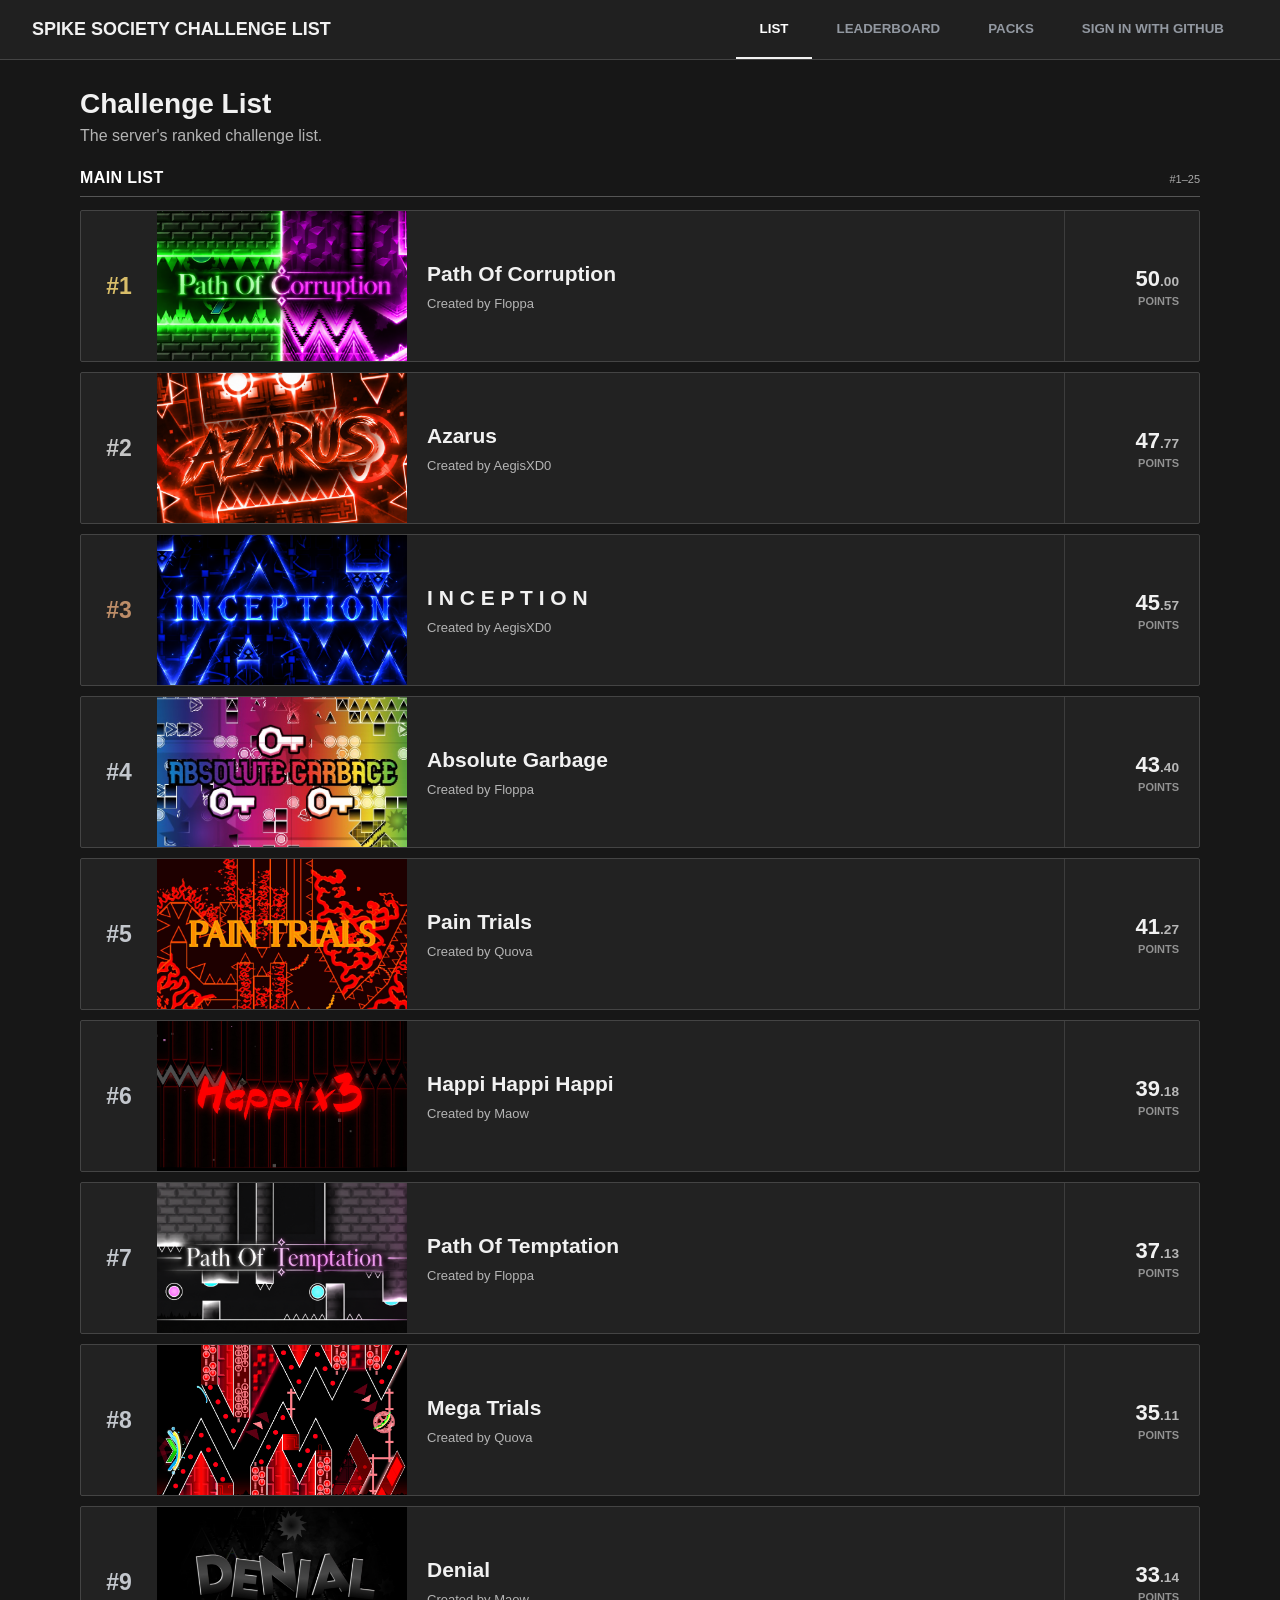
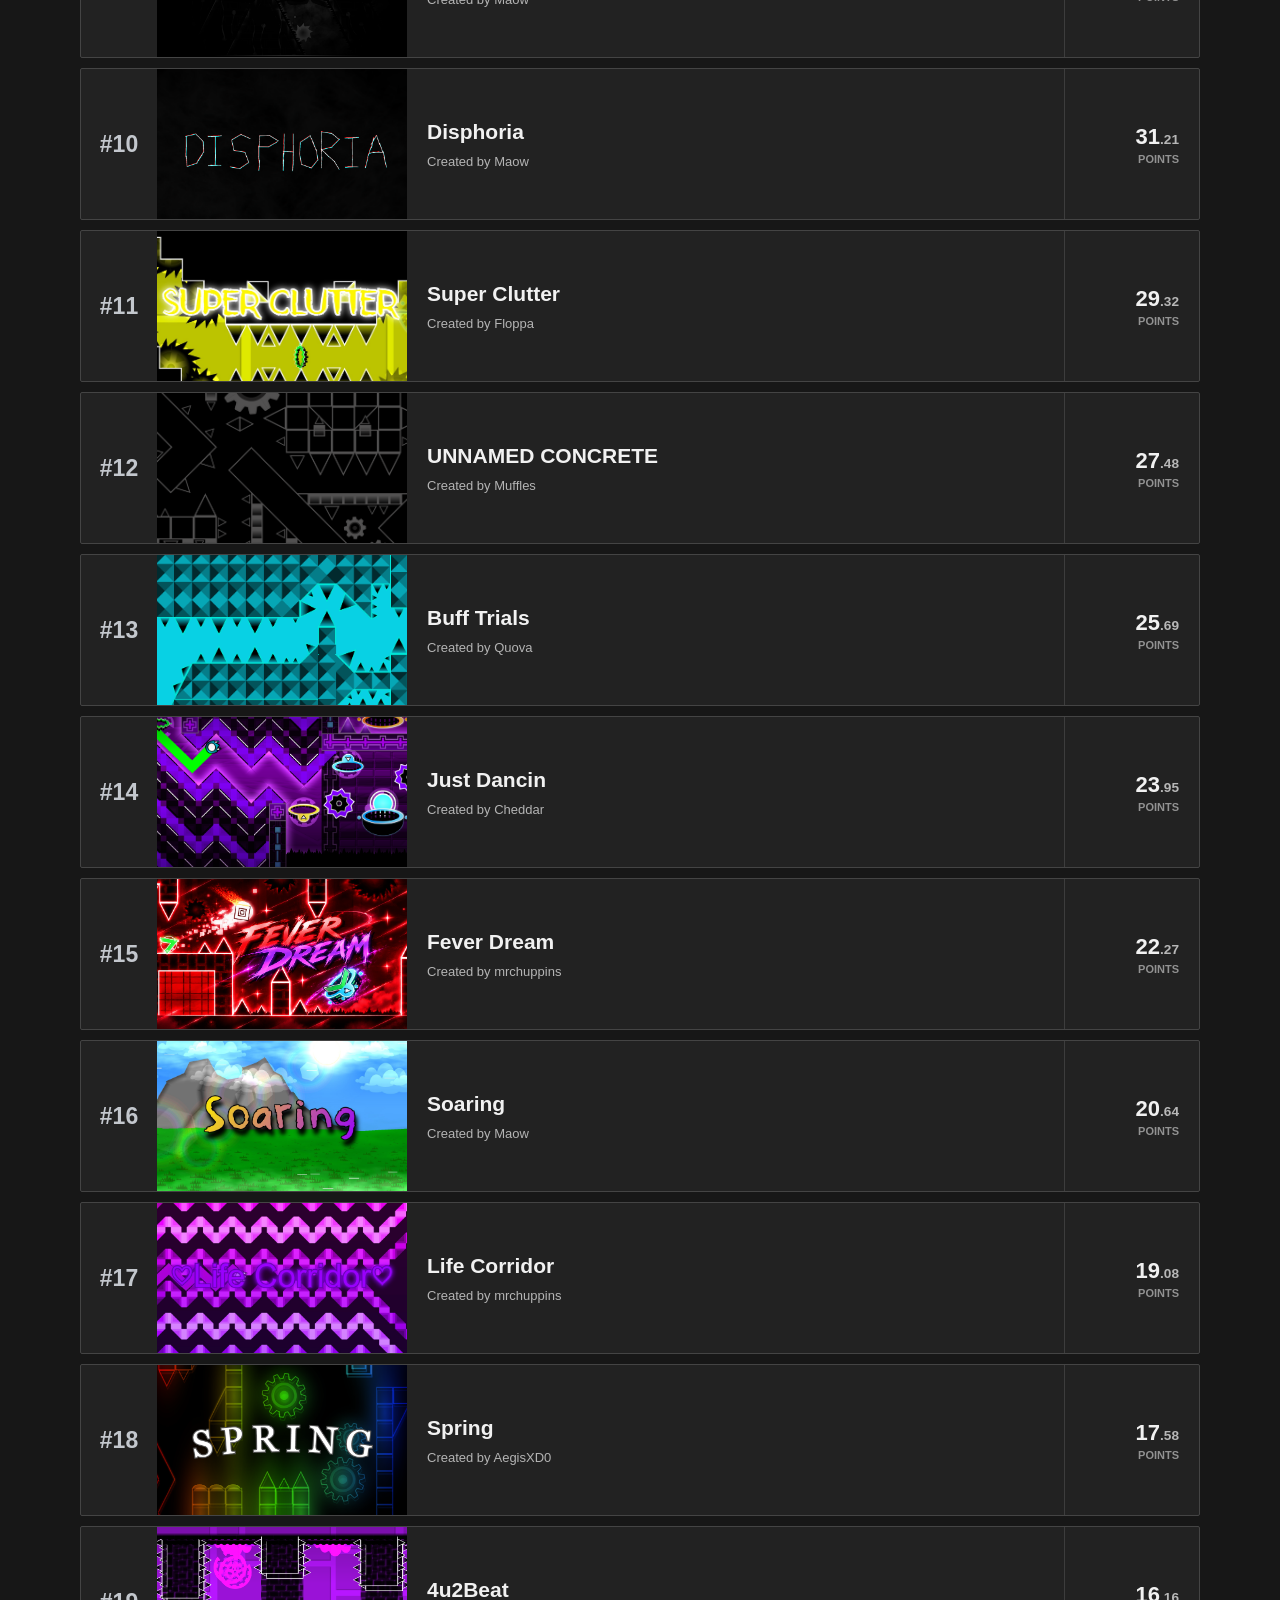
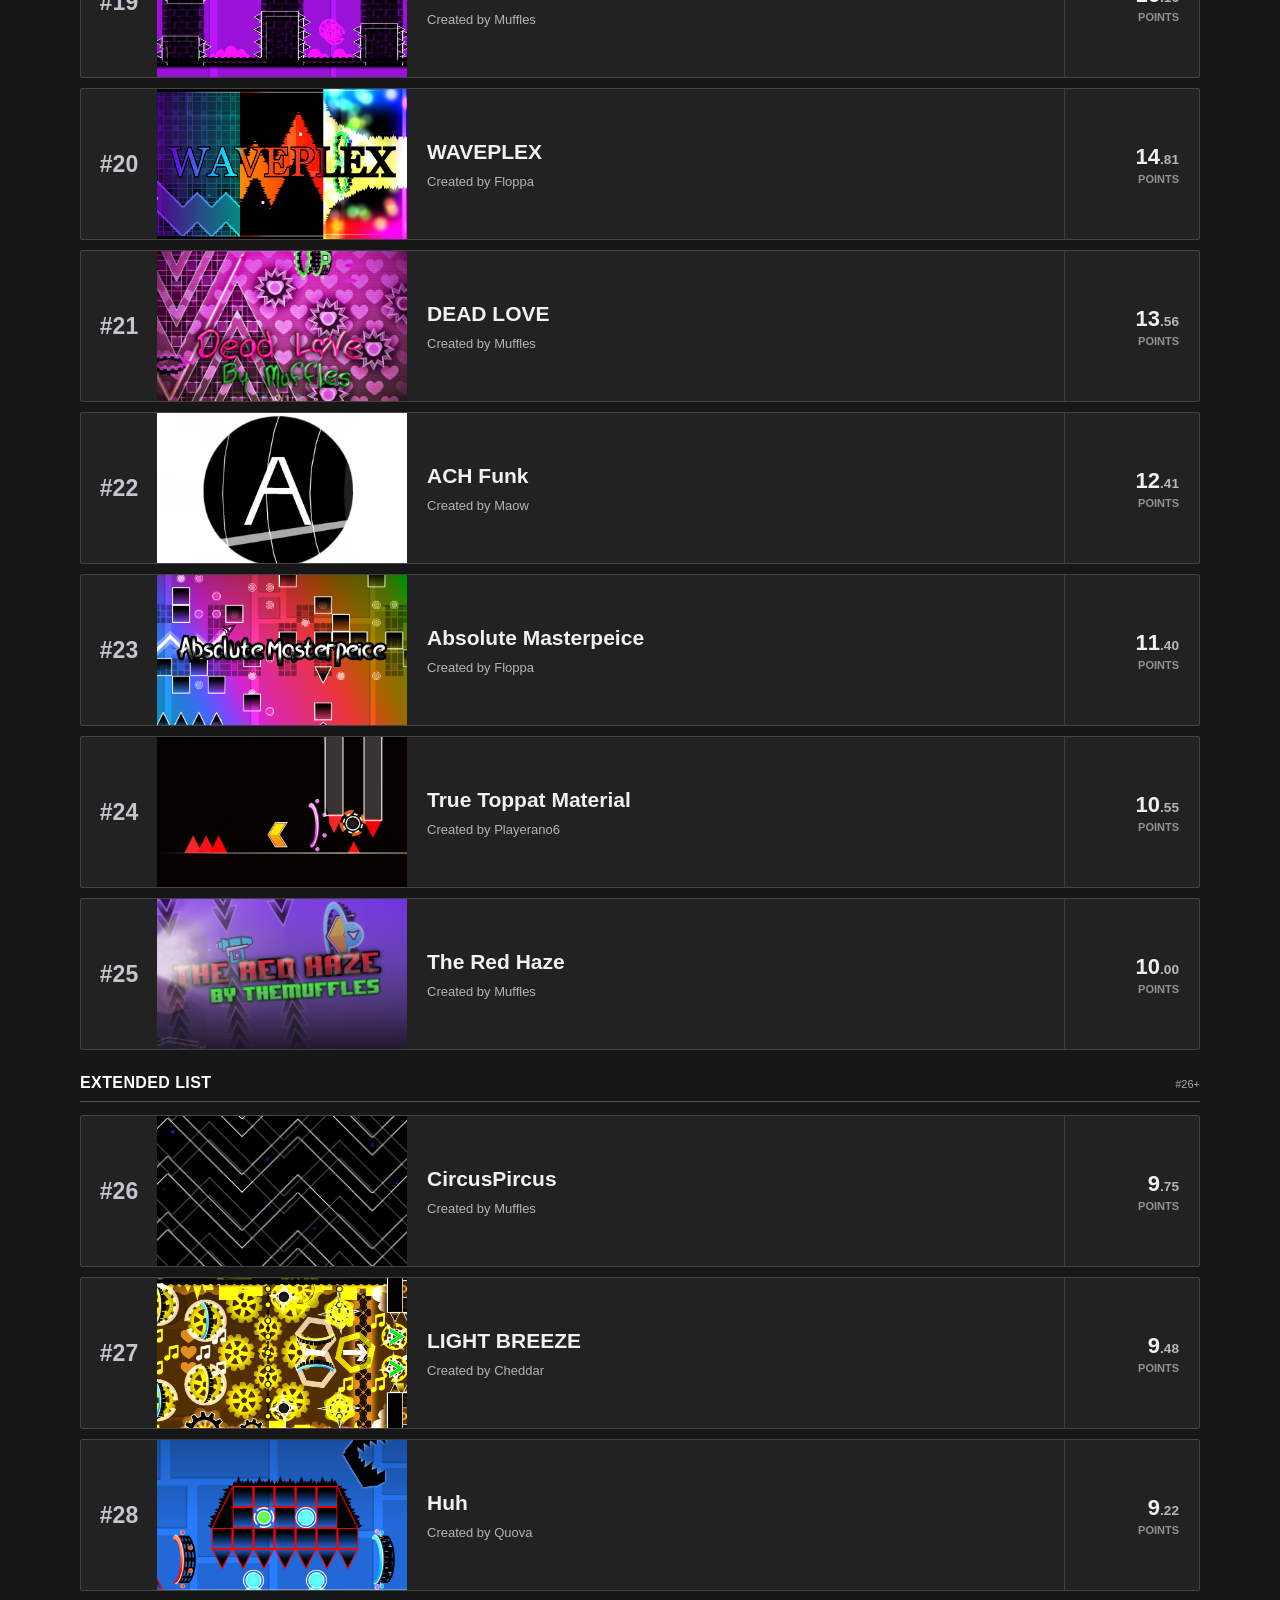
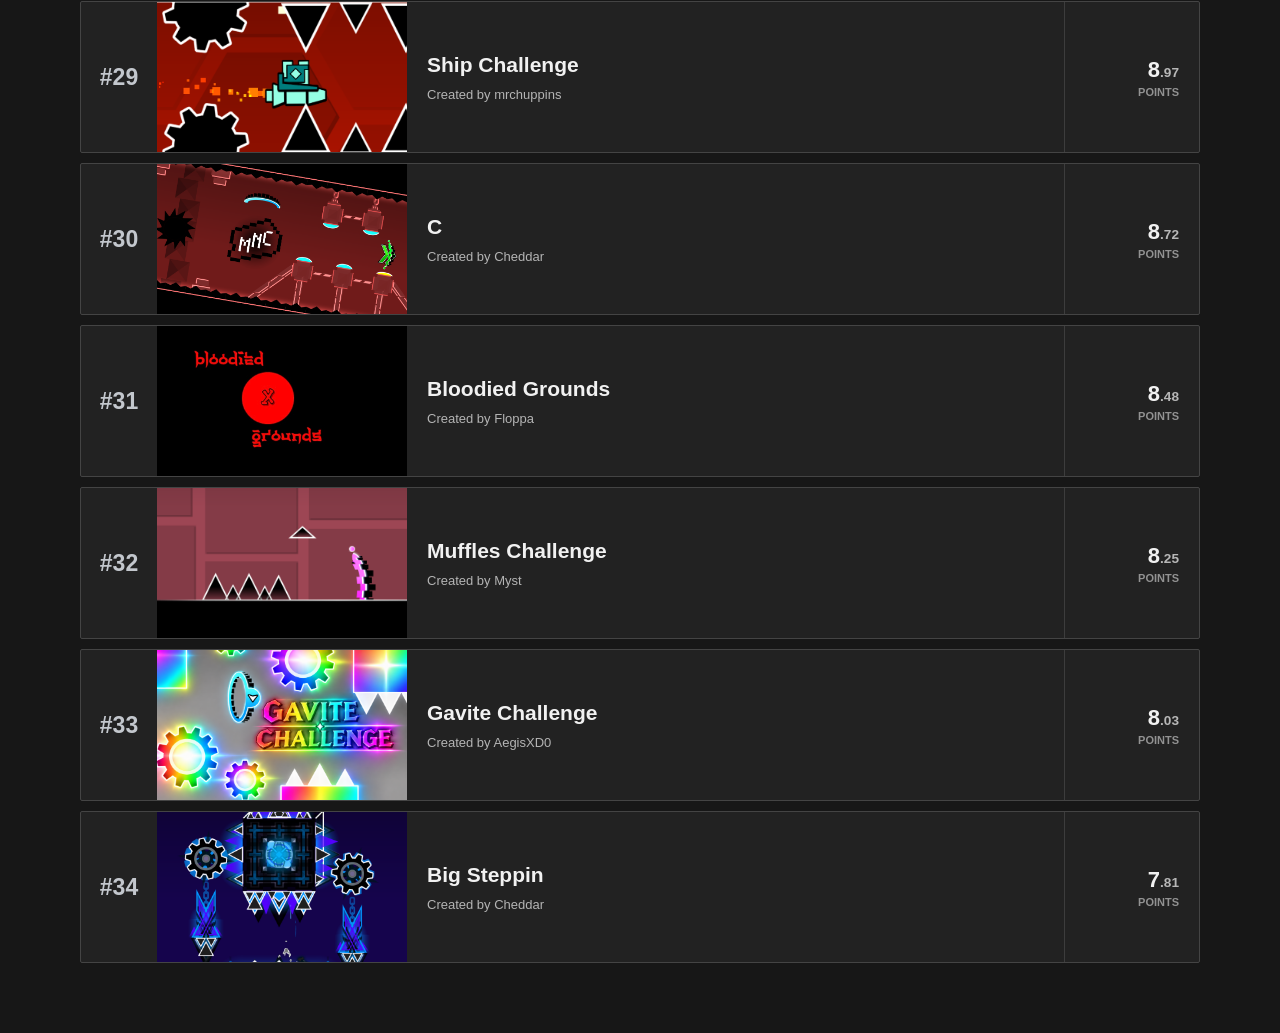
<file: index.html>
<!DOCTYPE html>
<html lang="en">
<head>
  <meta charset="UTF-8">
  <meta name="viewport" content="width=device-width, initial-scale=1.0">
  <title>Spike Society Challenge List</title>
  <link rel="stylesheet" href="style.css">
</head>
<body>
<header class="topbar">
  <div class="brand">SPIKE SOCIETY CHALLENGE LIST</div>
  <nav class="tabs">
    <button class="nav-button active" data-page="list">LIST</button>
    <button class="nav-button" data-page="leaderboard">LEADERBOARD</button>
    <button class="nav-button" data-page="packs">PACKS</button>
    <span id="auth-nav-slot" class="auth-nav-slot"></span>
  </nav>
</header>
<main>
  <section id="list-page" class="page active-page">
    <div class="page-header">
      <h1>Challenge List</h1>
      <p>The server's ranked challenge list.</p>
    </div>
    <div id="level-list"></div>
  </section>
  <section id="leaderboard-page" class="page">
    <div class="page-header">
      <h1>Leaderboard</h1>
      <p>Points are calculated automatically from completed challenges.</p>
    </div>
    <div id="player-list" class="leaderboard"></div>
  </section>
  <section id="packs-page" class="page">
    <div class="page-header"><h1>Challenge Packs</h1><p>Collections of ranked challenges.</p></div>
    <div id="pack-list" class="pack-list"></div>
  </section>
</main>
<script src="auth.js"></script>
<script src="points.js"></script>
<script src="script.js"></script>
</body>
</html>
</file>
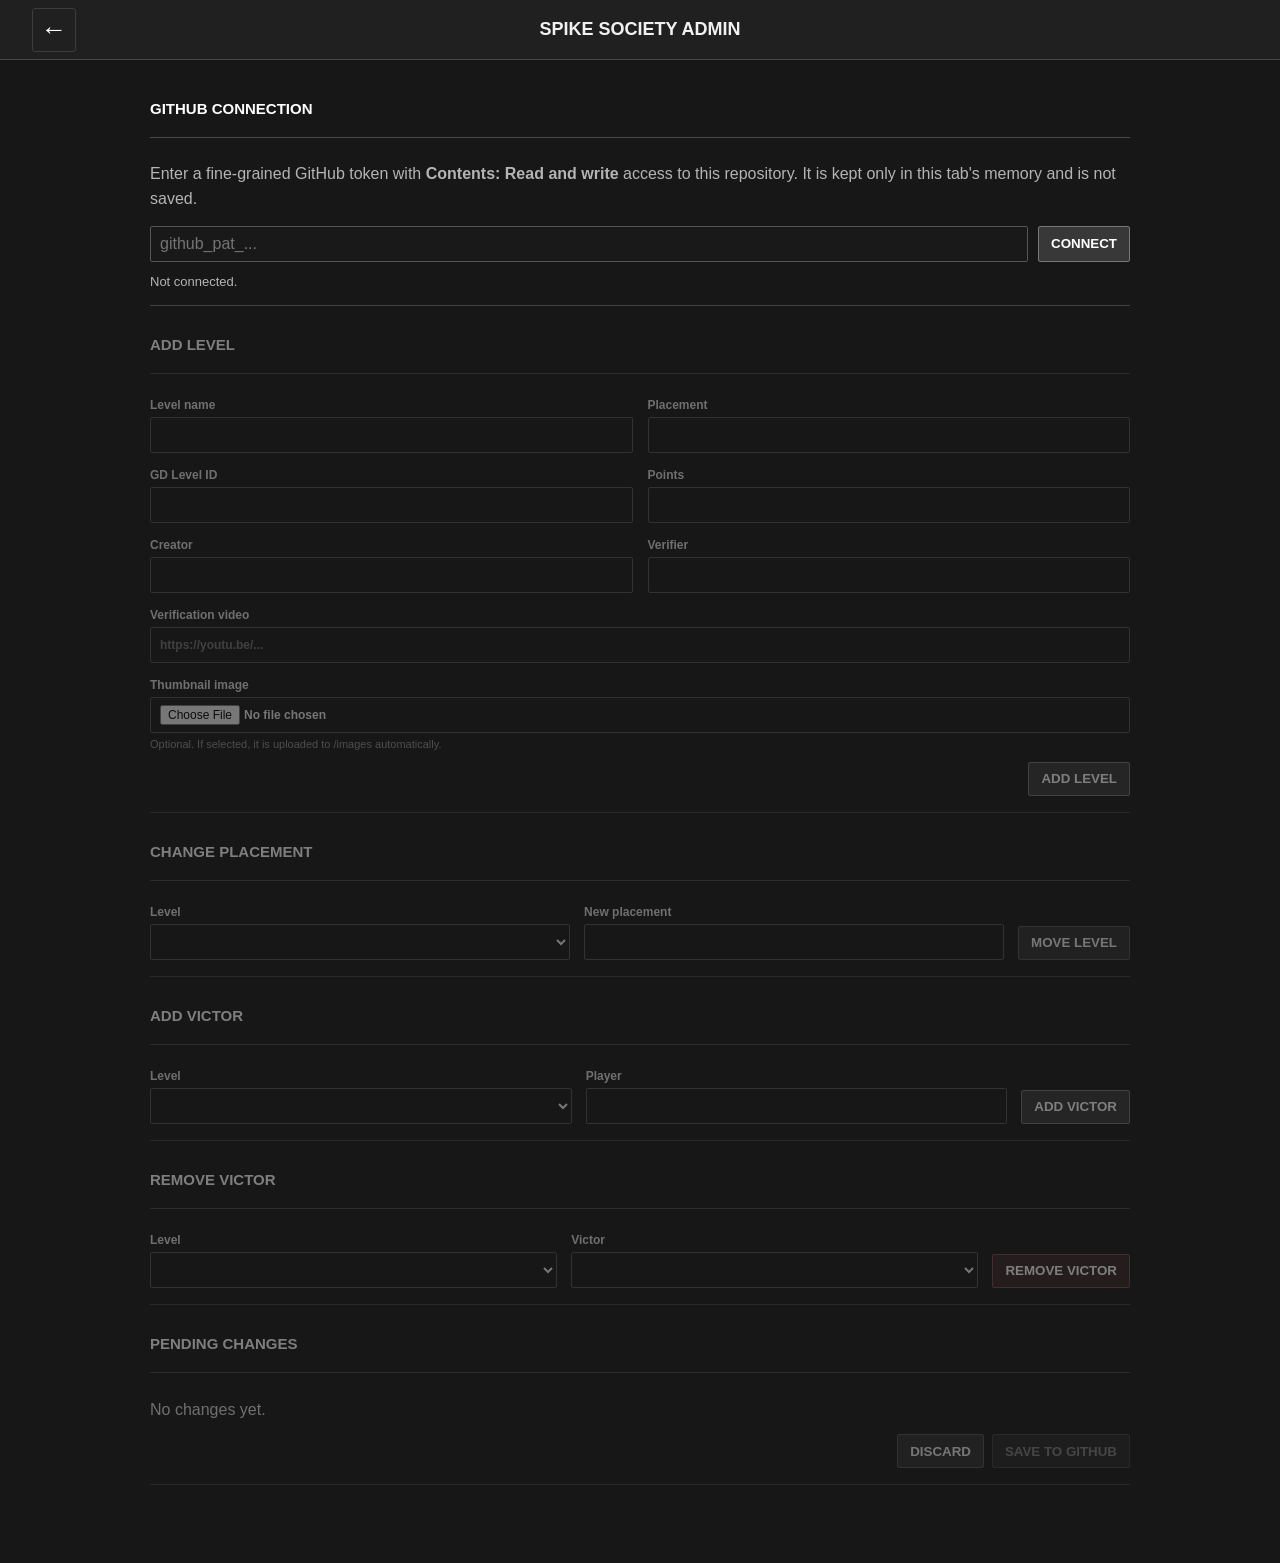
<file: admin.html>
<!DOCTYPE html>
<html lang="en">
<head>
  <meta charset="UTF-8">
  <meta name="viewport" content="width=device-width, initial-scale=1.0">
  <title>Admin - Spike Society Challenge List</title>
  <link rel="stylesheet" href="style.css">
  <link rel="stylesheet" href="admin.css">
</head>
<body>
<header class="topbar">
  <a class="back-arrow" href="index.html" aria-label="Back to list">←</a>
  <div class="brand detail-brand">SPIKE SOCIETY ADMIN</div>
  <div class="header-spacer"></div>
</header>

<main class="admin-main">
  <section class="admin-panel auth-panel">
    <div class="panel-title">GITHUB CONNECTION</div>
    <div class="admin-panel-body">
      <p class="admin-help">Enter a fine-grained GitHub token with <strong>Contents: Read and write</strong> access to this repository. It is kept only in this tab's memory and is not saved.</p>
      <div class="admin-inline">
        <input id="github-token" type="password" autocomplete="off" placeholder="github_pat_...">
        <button id="connect-button" class="admin-button primary">CONNECT</button>
      </div>
      <div id="connection-status" class="admin-status muted">Not connected.</div>
    </div>
  </section>

  <div id="admin-workspace" class="admin-workspace disabled-workspace">
    <section class="admin-panel">
      <div class="panel-title">ADD LEVEL</div>
      <form id="add-level-form" class="admin-panel-body admin-form">
        <div class="form-grid">
          <label>Level name<input id="level-name" required></label>
          <label>Placement<input id="level-rank" type="number" min="1" required></label>
          <label>GD Level ID<input id="level-gd-id" type="number" min="1" required></label>
          <label>Points<input id="level-points" type="number" min="0" required></label>
          <label>Creator<input id="level-creator" required></label>
          <label>Verifier<input id="level-verifier" required></label>
          <label class="wide-field">Verification video<input id="level-video" type="url" placeholder="https://youtu.be/..."></label>
          <label class="wide-field">Thumbnail image
            <input id="level-image-file" type="file" accept="image/png,image/jpeg,image/webp">
            <span class="field-note">Optional. If selected, it is uploaded to /images automatically.</span>
          </label>
        </div>
        <div class="admin-actions">
          <button type="submit" class="admin-button primary">ADD LEVEL</button>
        </div>
      </form>
    </section>

    <section class="admin-panel">
      <div class="panel-title">CHANGE PLACEMENT</div>
      <form id="move-level-form" class="admin-panel-body admin-form compact-form">
        <label>Level<select id="move-level-select" required></select></label>
        <label>New placement<input id="move-level-rank" type="number" min="1" required></label>
        <button type="submit" class="admin-button">MOVE LEVEL</button>
      </form>
    </section>

    <section class="admin-panel">
      <div class="panel-title">ADD VICTOR</div>
      <form id="add-victor-form" class="admin-panel-body admin-form compact-form">
        <label>Level<select id="victor-level-select" required></select></label>
        <label>Player<input id="victor-player" list="player-options" required></label>
        <datalist id="player-options"></datalist>
        <button type="submit" class="admin-button primary">ADD VICTOR</button>
      </form>
    </section>

    <section class="admin-panel">
      <div class="panel-title">REMOVE VICTOR</div>
      <form id="remove-victor-form" class="admin-panel-body admin-form compact-form">
        <label>Level<select id="remove-victor-level-select" required></select></label>
        <label>Victor<select id="remove-victor-player-select" required></select></label>
        <button type="submit" class="admin-button danger">REMOVE VICTOR</button>
      </form>
    </section>

    <section class="admin-panel pending-panel">
      <div class="panel-title">PENDING CHANGES</div>
      <div class="admin-panel-body">
        <div id="pending-summary" class="pending-summary">No changes yet.</div>
        <div id="save-status" class="admin-status muted"></div>
        <div class="admin-actions">
          <button id="discard-button" class="admin-button">DISCARD</button>
          <button id="save-button" class="admin-button primary" disabled>SAVE TO GITHUB</button>
        </div>
      </div>
    </section>
  </div>
</main>
<script src="admin.js"></script>
</body>
</html>
</file>
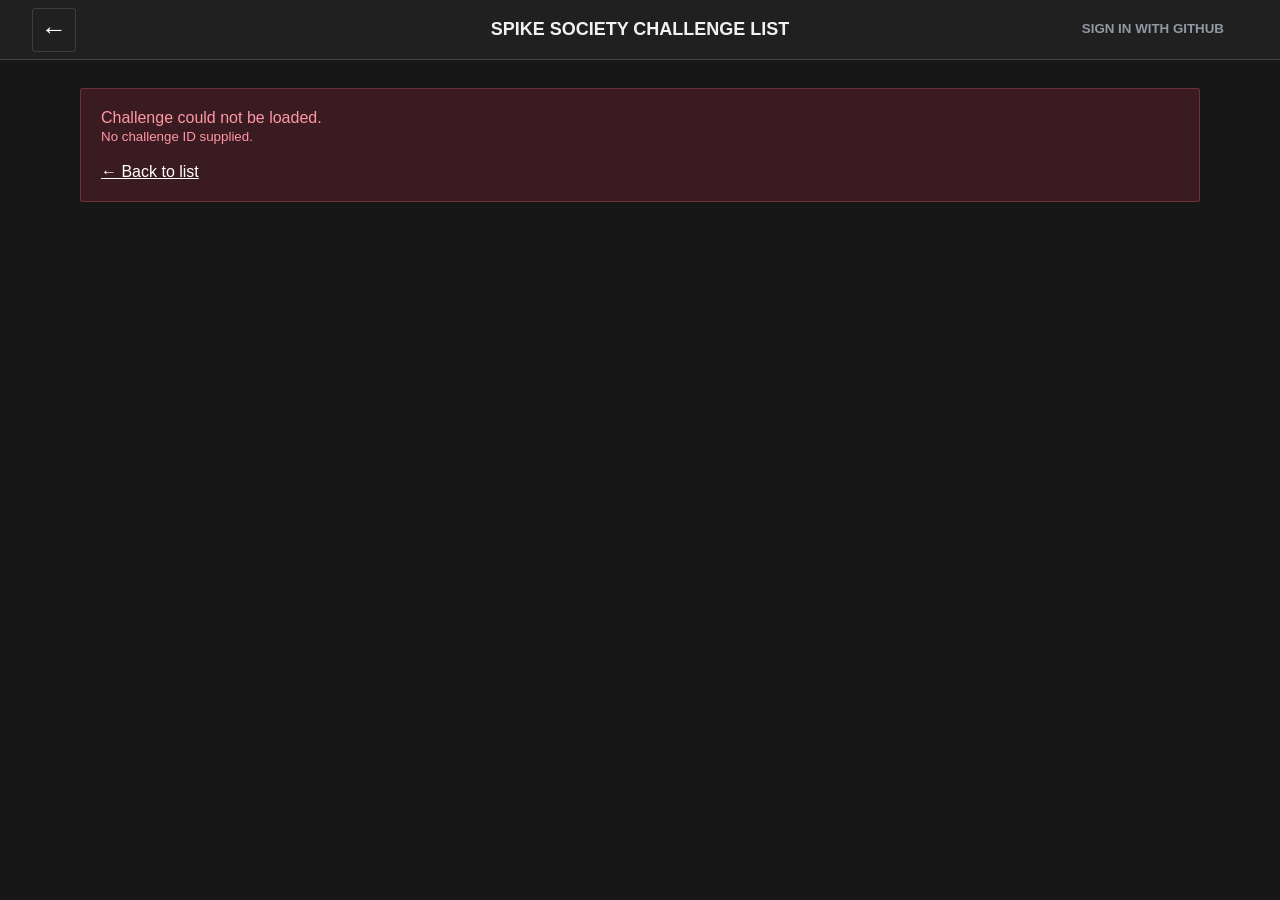
<file: level.html>
<!DOCTYPE html>
<html lang="en">
<head>
  <meta charset="UTF-8">
  <meta name="viewport" content="width=device-width, initial-scale=1.0">
  <title>Challenge</title>
  <link rel="stylesheet" href="style.css">
</head>
<body>
<header class="topbar">
  <a class="back-arrow" href="index.html" aria-label="Back to challenge list">←</a>
  <div class="brand detail-brand">SPIKE SOCIETY CHALLENGE LIST</div>
  <nav class="tabs"><span id="auth-nav-slot" class="auth-nav-slot"></span></nav>
</header>
<main>
  <div id="level-page">
    <div class="loading-message">Loading challenge...</div>
  </div>
</main>
<script src="auth.js?v=sscl-20261024-fix"></script>
<script>
  // Show an actionable error instead of leaving the loading screen forever.
  window.addEventListener("error", function (event) {
    const container = document.getElementById("level-page");
    if (container && container.textContent.includes("Loading challenge")) {
      container.innerHTML = '<div class="error-message">Challenge script failed to load or run. Refresh the page or check the browser console.<br><a href="index.html">← Back to list</a></div>';
    }
  });
  window.setTimeout(function () {
    const container = document.getElementById("level-page");
    if (container && container.textContent.includes("Loading challenge")) {
      container.innerHTML = '<div class="error-message">Challenge loading timed out. Check that level.js and data/levels.json are published on GitHub Pages.<br><a href="index.html">← Back to list</a></div>';
    }
  }, 15000);
</script>
<script src="points.js"></script>
<script src="level.js?v=sscl-20261024-fix" onerror="document.getElementById('level-page').textContent='Unable to load level.js from the website. Check GitHub Pages deployment.'"></script>
</body>
</html>
</file>
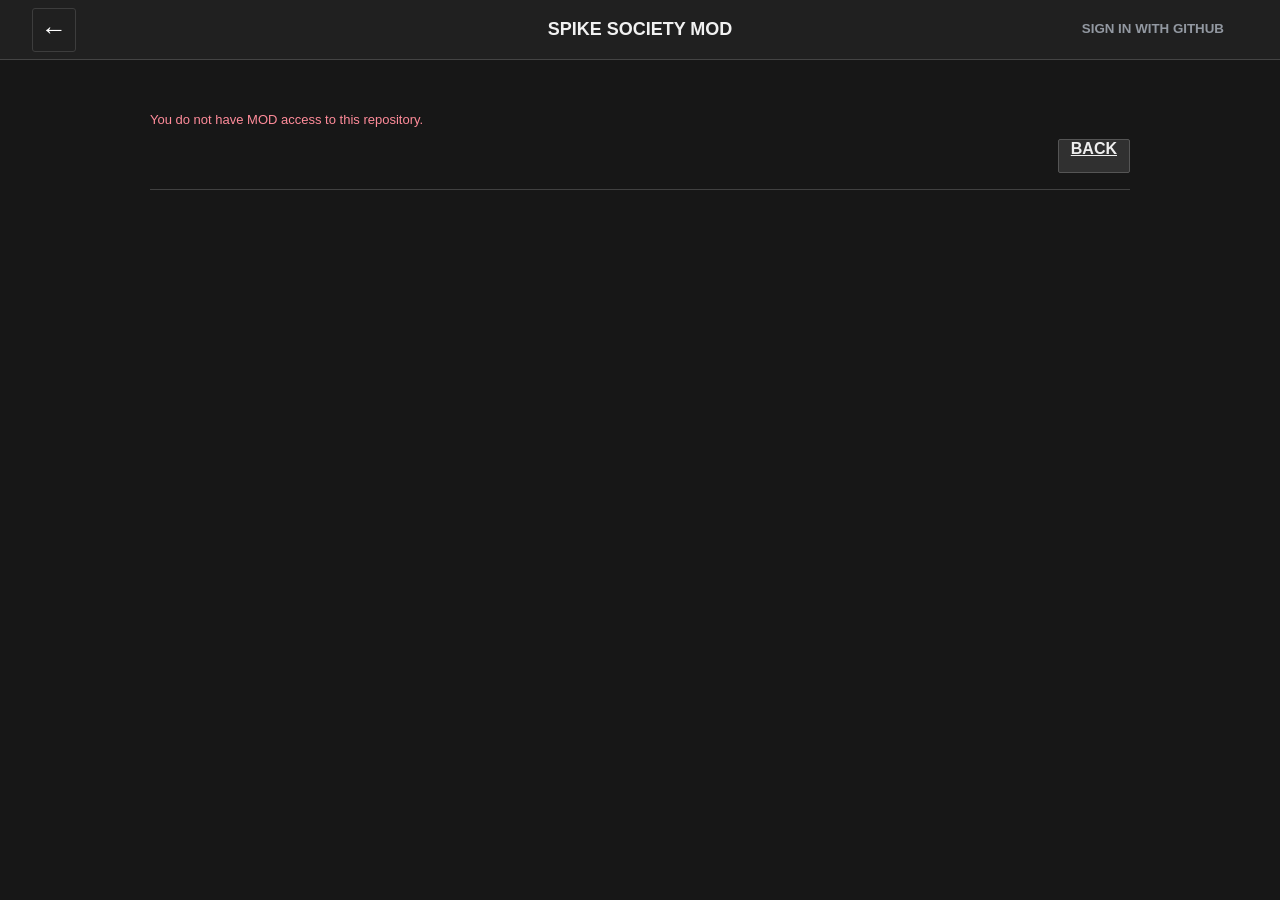
<file: mod.html>
<!DOCTYPE html>
<html lang="en">
<head>
  <meta charset="UTF-8">
  <meta name="viewport" content="width=device-width, initial-scale=1.0">
  <title>MOD - Spike Society Challenge List</title>
  <link rel="stylesheet" href="style.css">
  <link rel="stylesheet" href="admin.css">
</head>
<body>
<header class="topbar">
  <a class="back-arrow" href="index.html" aria-label="Back to list">←</a>
  <div class="brand detail-brand">SPIKE SOCIETY MOD</div>
  <nav class="tabs"><span id="auth-nav-slot" class="auth-nav-slot"></span></nav>
</header>

<main class="admin-main">
  <section id="mod-loading" class="admin-panel">
    <div class="admin-panel-body"><div class="admin-status muted">Checking GitHub permission…</div></div>
  </section>

  <div id="admin-workspace" class="admin-workspace disabled-workspace" hidden>
<nav class="mod-jump-nav" aria-label="MOD tools"><a href="#mod-levels">Levels</a><a href="#mod-victors">Victors</a><a href="#mod-packs">Packs</a><a href="#mod-save">Save changes</a></nav>
<div class="mod-tool-group" id="mod-levels"><div class="mod-group-heading"><h2>LEVEL MANAGEMENT</h2><p>Create levels, change placements, and rename challenges. Points are calculated automatically from rank.</p></div>
    <section class="admin-panel">
      <div class="panel-title">ADD LEVEL</div>
      <form id="add-level-form" class="admin-panel-body admin-form">
        <div class="form-grid">
          <label>Level name<input id="level-name" required></label>
          <label>Placement<input id="level-rank" type="number" min="1" required></label>
          <label>GD Level ID<input id="level-gd-id" type="number" min="1" required></label>

          <label>Creator<input id="level-creator" required></label>
          <label>Verifier<input id="level-verifier" required></label>
          <label class="wide-field">Verification video<input id="level-video" type="url" placeholder="https://youtu.be/..."></label>
          <label class="wide-field">Thumbnail image
            <input id="level-image-file" type="file" accept="image/png,image/jpeg,image/webp">
            <span class="field-note">Optional. If selected, it is uploaded to /images automatically.</span>
          </label>
        </div>
        <div class="admin-actions"><button type="submit" class="admin-button primary">ADD LEVEL</button></div>
      </form>
    </section>

    <section class="admin-panel">
      <div class="panel-title">EDIT LEVEL / CHANGE PLACEMENT</div>
      <form id="move-level-form" class="admin-panel-body admin-form compact-form">
        <label>Level<select id="move-level-select" required></select></label>
        <label>New placement<input id="move-level-rank" type="number" min="1" required></label>
        <label>Level name<input id="move-level-name" maxlength="100" required></label>
        <button type="submit" class="admin-button">UPDATE LEVEL</button>
      </form>
    </section>

</div>
<div class="mod-tool-group" id="mod-victors"><div class="mod-group-heading"><h2>VICTOR MANAGEMENT</h2><p>Manage players who have completed challenges.</p></div>
    <section class="admin-panel">
      <div class="panel-title">ADD VICTOR</div>
      <form id="add-victor-form" class="admin-panel-body admin-form compact-form">
        <label>Level<select id="victor-level-select" required></select></label>
        <label>Player<input id="victor-player" list="player-options" required></label>
        <datalist id="player-options"></datalist>
        <button type="submit" class="admin-button primary">ADD VICTOR</button>
      </form>
    </section>

    <section class="admin-panel">
      <div class="panel-title">REMOVE VICTOR</div>
      <form id="remove-victor-form" class="admin-panel-body admin-form compact-form">
        <label>Level<select id="remove-victor-level-select" required></select></label>
        <label>Victor<select id="remove-victor-player-select" required></select></label>
        <button type="submit" class="admin-button danger">REMOVE VICTOR</button>
      </form>
    </section>

</div>
<div class="mod-tool-group" id="mod-packs"><div class="mod-group-heading"><h2>PACK MANAGEMENT</h2><p>Create, customize, and order challenge packs.</p></div>
    <section class="admin-panel"><div class="panel-title">CREATE PACK</div><form id="create-pack-form" class="admin-panel-body admin-form"><div class="form-grid"><label>Pack name<input id="pack-name" required maxlength="80"></label><label>Pack placement<input id="pack-placement" type="number" min="1" required></label><label>Pack color<input id="pack-color" type="color" value="#55aaff"></label><label>Optional gradient end color<input id="pack-gradient" type="color" value="#171a1f"></label><label class="wide-field"><span><input id="pack-use-gradient" type="checkbox" style="width:auto;min-height:auto"> Enable custom gradient</span></label></div><div class="admin-actions"><button type="submit" class="admin-button primary">CREATE PACK</button></div></form></section>
    <section class="admin-panel"><div class="panel-title">MANAGE PACKS</div><div class="admin-panel-body admin-form"><form id="move-pack-form" class="compact-form"><label>Pack<select id="manage-pack-select" required></select></label><label>New placement<input id="pack-new-placement" type="number" min="1" required></label><button type="submit" class="admin-button">MOVE PACK</button></form><form id="edit-pack-form" class="form-grid" style="margin-top:18px"><label>Rename pack<input id="edit-pack-name" required></label><label>Color<input id="edit-pack-color" type="color"></label><label>Gradient end color<input id="edit-pack-gradient" type="color"></label><label><span><input id="edit-pack-use-gradient" type="checkbox" style="width:auto;min-height:auto"> Use gradient</span></label><div class="admin-actions wide-field"><button type="submit" class="admin-button">UPDATE PACK</button><button type="button" id="delete-pack-button" class="admin-button danger">DELETE PACK</button></div></form></div></section>
    <section class="admin-panel"><div class="panel-title">PACK LEVEL PLACEMENTS</div><div class="admin-panel-body admin-form"><form id="add-pack-level-form" class="compact-form"><label>Level<select id="pack-add-level" required></select></label><label>Placement in pack<input id="pack-add-placement" type="number" min="1" required></label><button type="submit" class="admin-button primary">ADD / MOVE LEVEL</button></form><form id="remove-pack-level-form" class="compact-form" style="margin-top:16px"><label>Level in pack<select id="pack-remove-level" required></select></label><span></span><button type="submit" class="admin-button danger">REMOVE LEVEL</button></form><p class="admin-help" style="margin-top:16px">Select a pack above, then add, move, or remove levels. A challenge can belong to multiple packs.</p></div></section>
</div>
    <section class="admin-panel pending-panel" id="mod-save">
      <div class="panel-title">PENDING CHANGES</div>
      <div class="admin-panel-body">
        <div id="pending-summary" class="pending-summary">No changes yet.</div>
        <div id="save-status" class="admin-status muted"></div>
        <div class="admin-actions">
          <button id="discard-button" class="admin-button">DISCARD</button>
          <button id="save-button" class="admin-button primary" disabled>SAVE TO GITHUB</button>
        </div>
      </div>
    </section>
  </div>
</main>
<script src="auth.js"></script>
<script src="points.js"></script>
<script src="mod.js"></script>
</body>
</html>
</file>
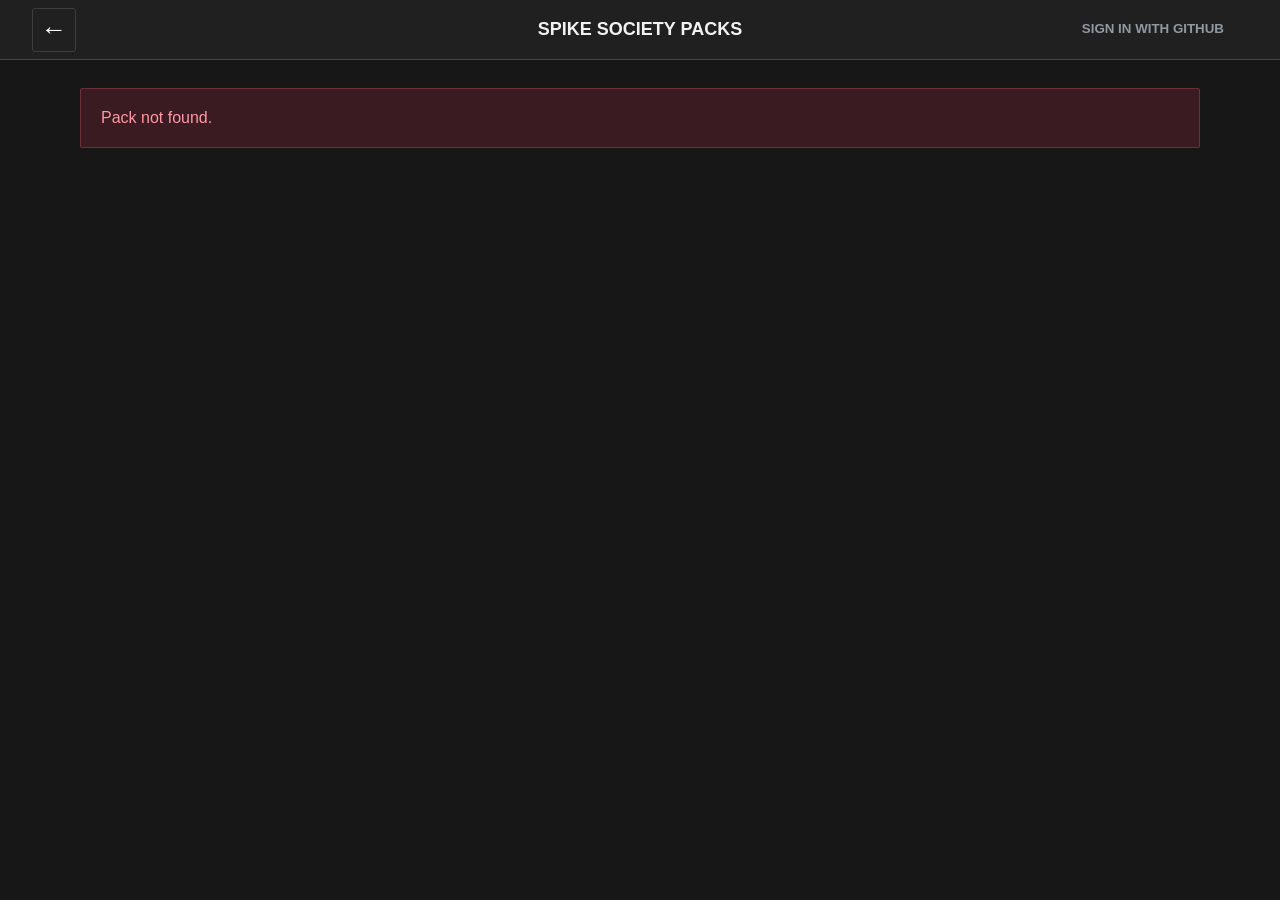
<file: pack.html>
<!DOCTYPE html><html lang="en"><head><meta charset="UTF-8"><meta name="viewport" content="width=device-width,initial-scale=1"><title>Pack - Spike Society</title><link rel="stylesheet" href="style.css"></head><body><header class="topbar"><a class="back-arrow" href="index.html#packs" aria-label="Back to packs">←</a><div class="brand detail-brand">SPIKE SOCIETY PACKS</div><nav class="tabs"><span id="auth-nav-slot" class="auth-nav-slot"></span></nav></header><main><div id="pack-detail" class="loading-message">Loading pack...</div></main><script src="auth.js"></script><script src="points.js"></script>
<script src="pack.js"></script></body></html>
</file>
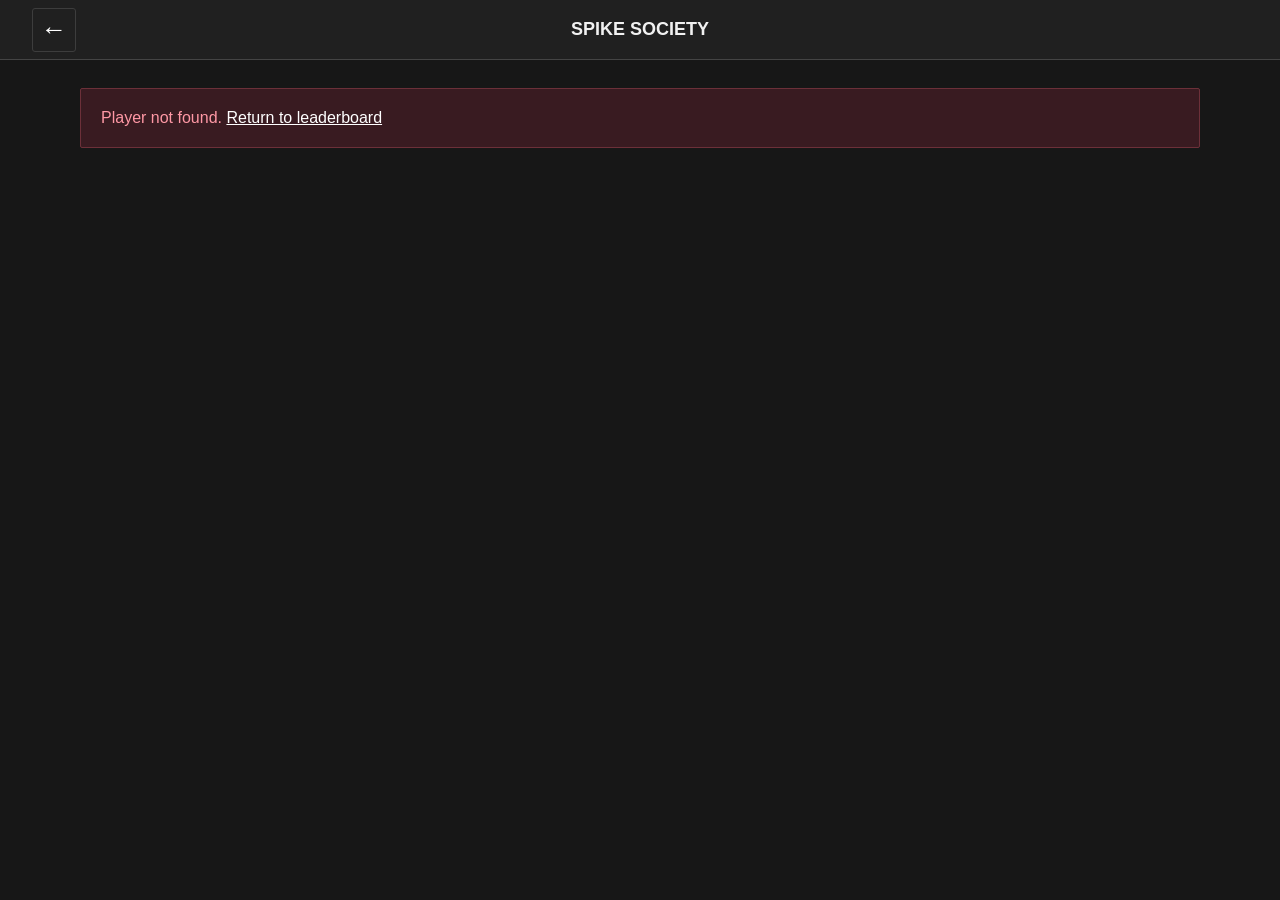
<file: player.html>
<!DOCTYPE html><html lang="en"><head><meta charset="UTF-8"><meta name="viewport" content="width=device-width,initial-scale=1"><title>Player • Spike Society</title><link rel="stylesheet" href="style.css"></head><body><header class="topbar"><a class="back-arrow" href="index.html#leaderboard" aria-label="Back to leaderboard">←</a><div class="brand detail-brand">SPIKE SOCIETY</div><div class="header-spacer"></div></header><main id="player-profile"><div class="loading-message">Loading player…</div></main><script src="points.js"></script>
<script src="player.js"></script></body></html>
</file>
<file: style.css>
*{box-sizing:border-box}
:root{--background:#0d0f12;--panel:#171a1f;--panel-hover:#1e2229;--panel-light:#20242b;--border:#2c323b;--border-light:#3a414c;--text:#f5f7fa;--muted:#979da7;--muted-dark:#6f7680;--blue:#55aaff;--gold:#ffda4b;--silver:#d5d9df;--bronze:#d68c52}
html{min-height:100%;background:var(--background)}
body{margin:0;min-height:100vh;color:var(--text);background:radial-gradient(circle at 50% -20%,#202735 0,transparent 42%),var(--background);font-family:Arial,Helvetica,sans-serif}
.topbar{height:68px;padding:0 32px;position:sticky;top:0;z-index:100;display:flex;align-items:center;justify-content:space-between;background:rgba(18,21,26,.97);border-bottom:1px solid var(--border);backdrop-filter:blur(10px)}
.brand{font-size:19px;font-weight:900;letter-spacing:1px}
.tabs{height:100%;display:flex}
.nav-button{height:100%;padding:0 24px;border:0;border-bottom:3px solid transparent;background:transparent;color:#9298a1;font-weight:800;cursor:pointer}
.nav-button:hover{color:#fff}.nav-button.active{color:#fff;border-bottom-color:var(--blue)}
main{width:min(1120px,calc(100% - 30px));margin:0 auto;padding:38px 0 60px}
.page{display:none}.page.active-page{display:block}
.page-header{margin:0 0 24px}.page-header h1{margin:0;font-size:32px}.page-header p{margin:7px 0 0;color:var(--muted)}

.level-card{min-height:150px;margin-bottom:10px;display:grid;grid-template-columns:76px 250px minmax(0,1fr) 135px;align-items:stretch;overflow:hidden;border:1px solid var(--border);border-radius:6px;background:var(--panel);color:inherit;text-decoration:none;transition:transform .12s ease,background .12s ease,border-color .12s ease}
.level-card.rank-1{background:linear-gradient(90deg,rgba(255,218,75,.30) 0%,rgba(255,218,75,.10) 38%,var(--panel) 85%)}
.level-card.rank-2{background:linear-gradient(90deg,rgba(213,217,223,.28) 0%,rgba(213,217,223,.09) 38%,var(--panel) 85%)}
.level-card.rank-3{background:linear-gradient(90deg,rgba(214,140,82,.30) 0%,rgba(214,140,82,.10) 38%,var(--panel) 85%)}
.level-card:hover{transform:translateX(3px);background:var(--panel-hover);border-color:var(--border-light)}
.level-rank{display:flex;align-items:center;justify-content:center;font-size:27px;font-weight:900;color:#c3c7cd}
.level-card.rank-1 .level-rank{color:var(--gold)}.level-card.rank-2 .level-rank{color:var(--silver)}.level-card.rank-3 .level-rank{color:var(--bronze)}
.level-image-wrap{width:250px;height:150px;background:#090a0c;overflow:hidden}
.level-image{width:100%;height:100%;display:block;object-fit:cover;object-position:center}
.level-info{min-width:0;padding:20px 24px;display:flex;flex-direction:column;justify-content:center}
.level-name{margin-bottom:10px;font-size:25px;font-weight:900;overflow-wrap:anywhere}
.level-creator{color:var(--muted);font-size:13px}
.level-side{padding:18px 20px;display:flex;align-items:center;justify-content:flex-end;border-left:1px solid var(--border)}
.level-points{text-align:right;color:var(--blue);font-size:26px;font-weight:900}
.level-points > .points-label{display:block;margin-top:3px;color:var(--muted-dark);font-size:10px;letter-spacing:1px}

.leaderboard{overflow:hidden;border:1px solid var(--border);border-radius:6px}
.player-card{min-height:76px;padding:0 24px;display:grid;grid-template-columns:78px 1fr auto;gap:12px;align-items:center;background:var(--panel);border-bottom:1px solid var(--border)}
.player-card:last-child{border-bottom:0}.player-card:hover{background:var(--panel-hover)}
.player-rank{font-size:22px;font-weight:900;color:#adb2ba}
.player-card:nth-child(1) .player-rank{color:var(--gold)}.player-card:nth-child(2) .player-rank{color:var(--silver)}.player-card:nth-child(3) .player-rank{color:var(--bronze)}
.player-name{font-size:19px;font-weight:800}.player-points{color:var(--blue);font-size:17px;font-weight:900}

.back-arrow{width:44px;height:44px;display:flex;align-items:center;justify-content:center;border:1px solid var(--border);border-radius:50%;color:white;background:var(--panel);text-decoration:none;font-size:26px;font-weight:700;transition:background .15s,transform .15s,border-color .15s}
.back-arrow:hover{background:var(--panel-light);border-color:var(--border-light);transform:translateX(-2px)}
.detail-brand{position:absolute;left:50%;transform:translateX(-50%)}.header-spacer{width:44px}

.detail-hero{min-height:160px;display:grid;grid-template-columns:80px 260px minmax(0,1fr) 135px;align-items:stretch;margin-bottom:14px;overflow:hidden;background:var(--panel);border:1px solid var(--border);border-radius:7px}
.detail-rank{display:flex;align-items:center;justify-content:center;font-size:31px;font-weight:900;color:#c3c7cd}
.detail-thumbnail-wrap{width:260px;height:160px;overflow:hidden;background:#08090b}.detail-thumbnail{width:100%;height:100%;display:block;object-fit:cover;object-position:center}
.detail-title-area{min-width:0;padding:24px 26px;display:flex;flex-direction:column;justify-content:center}.detail-title-area h1{margin:0;font-size:31px;overflow-wrap:anywhere}
.detail-creator{margin-top:9px;color:var(--muted);font-size:14px}.detail-creator strong{color:#d7dbe1}
.detail-points{padding:20px;display:flex;flex-direction:column;align-items:flex-end;justify-content:center;border-left:1px solid var(--border);color:var(--blue);font-size:30px;font-weight:900}
.detail-points > .points-label{margin-top:4px;color:var(--muted-dark);font-size:10px;letter-spacing:1px}

.detail-grid{display:grid;grid-template-columns:minmax(0,1.8fr) minmax(260px,.75fr);gap:14px}
.video-panel,.info-panel,.victors-panel{background:var(--panel);border:1px solid var(--border);border-radius:7px;overflow:hidden}
.panel-title{min-height:50px;padding:0 18px;display:flex;align-items:center;border-bottom:1px solid var(--border);color:#b6bbc3;font-size:12px;font-weight:900;letter-spacing:1.1px}
.verification-video{position:relative;width:100%;aspect-ratio:16/9;background:#000}
.verification-video iframe{position:absolute;inset:0;width:100%;height:100%;border:0}
.verification-video.no-video{display:flex;align-items:center;justify-content:center;text-align:center;color:var(--muted)}
.verification-video.no-video strong{display:block;color:#c6cad0;font-size:18px}.verification-video.no-video span{display:block;margin-top:7px;font-size:12px}
.youtube-button{min-height:48px;display:flex;align-items:center;justify-content:center;background:#1f232a;color:#ff6565;text-decoration:none;font-size:12px;font-weight:900;letter-spacing:.6px;border-top:1px solid var(--border)}
.youtube-button:hover{background:#272c34}

.info-row{padding:17px 18px;border-bottom:1px solid #292e35}.info-row:last-child{border-bottom:0}
.info-label{margin-bottom:6px;color:var(--muted-dark);font-size:10px;font-weight:900;letter-spacing:1px}
.info-value{color:#e6e9ed;font-size:16px;font-weight:700}.level-id-value{font-family:Consolas,Monaco,monospace}.blue-value{color:var(--blue)}

.victors-panel{margin-top:14px}.victors-title{justify-content:space-between}
.victor-count{min-width:26px;height:26px;padding:0 8px;display:inline-flex;align-items:center;justify-content:center;border-radius:20px;background:#242a32;color:var(--blue);font-size:12px}
.victor-row{min-height:62px;padding:0 20px;display:grid;grid-template-columns:56px 1fr;align-items:center;border-bottom:1px solid #292e35}
.victor-row:last-child{border-bottom:0}.victor-row:hover{background:var(--panel-hover)}
.victor-rank{color:var(--muted);font-size:14px;font-weight:800}.victor-name{font-size:16px;font-weight:700}.no-victors{padding:25px;color:var(--muted)}
.loading-message{padding:30px;color:var(--muted);text-align:center}.error-message{padding:20px;color:#ff98a5;background:#391b21;border:1px solid #6c3039;border-radius:6px}.error-message a{color:white}

@media (max-width:760px){
  .topbar{padding:0 14px}.brand{font-size:13px}.detail-brand{font-size:12px}.nav-button{padding:0 11px;font-size:12px}
  main{width:min(100% - 18px,1120px);padding-top:24px}
  .level-card{min-height:105px;grid-template-columns:48px 125px minmax(0,1fr)}
  .level-rank{font-size:18px}.level-image-wrap{width:125px;height:105px}.level-info{padding:10px 12px}.level-name{margin-bottom:6px;font-size:17px}.level-creator{font-size:11px}
  .level-side{grid-column:1/-1;min-height:42px;padding:7px 12px;border-left:0;border-top:1px solid var(--border)}.level-points{font-size:15px}.level-points > .points-label{display:inline;margin-left:4px}
  .player-card{grid-template-columns:52px 1fr auto;padding:0 12px}
  .detail-hero{grid-template-columns:48px 125px minmax(0,1fr);min-height:110px}
  .detail-rank{font-size:19px}.detail-thumbnail-wrap{width:125px;height:110px}.detail-title-area{padding:10px 12px}.detail-title-area h1{font-size:19px}.detail-creator{font-size:11px}
  .detail-points{grid-column:1/-1;min-height:48px;padding:8px 14px;flex-direction:row;gap:6px;align-items:center;justify-content:flex-end;border-left:0;border-top:1px solid var(--border);font-size:17px}.detail-points > .points-label{margin:0}
  .detail-grid{grid-template-columns:1fr}.victor-row{grid-template-columns:48px 1fr}
}

.admin-nav{display:flex;align-items:center;text-decoration:none}.admin-nav:hover{color:#fff}
.auth-nav-slot{height:100%;display:flex;align-items:stretch}.auth-user{display:flex;align-items:center;gap:8px}.auth-avatar{width:24px;height:24px;border-radius:50%;object-fit:cover}.auth-button{white-space:nowrap}.mod-nav{display:flex;align-items:center;text-decoration:none}
@media(max-width:700px){.auth-user{font-size:0;gap:0}.auth-avatar{width:26px;height:26px}.auth-button{font-size:10px;padding:0 8px}}

/* Packs */
.pack-list{display:grid;gap:12px}.pack-card{--pack-color:#55aaff;--pack-end:#55aaff;min-height:110px;display:flex;align-items:center;gap:22px;padding:22px 25px;border:1px solid var(--border-light);border-left:6px solid var(--pack-color);border-radius:7px;background:linear-gradient(95deg,color-mix(in srgb,var(--pack-color) 38%,#171a1f),color-mix(in srgb,var(--pack-end) 20%,#171a1f) 68%,#171a1f);color:var(--text);text-decoration:none;transition:transform .15s,border-color .15s}.pack-card:hover{transform:translateX(4px);border-color:var(--pack-color)}.pack-position{font-size:25px;font-weight:900;color:var(--pack-color)}.pack-card-info{display:flex;flex-direction:column;gap:8px;flex:1}.pack-card-info strong{font-size:23px}.pack-card-info small{color:#b9c0c9;font-size:11px;font-weight:900;letter-spacing:1px}.pack-arrow{font-size:26px}.pack-detail-header{padding:28px;margin-bottom:18px;border-radius:8px;border-left:7px solid var(--pack-color);background:linear-gradient(95deg,color-mix(in srgb,var(--pack-color) 42%,#171a1f),color-mix(in srgb,var(--pack-end) 22%,#171a1f),#171a1f)}.pack-detail-header h1{margin:0 0 8px;font-size:32px}.pack-detail-header p{margin:0;color:#c4cad2}.pack-level{display:grid;grid-template-columns:70px 115px 1fr auto;gap:16px;align-items:center;padding:12px 16px;margin-bottom:10px;border:1px solid var(--border);border-radius:7px;background:var(--panel);color:inherit;text-decoration:none}.pack-level:hover{background:var(--panel-hover)}.pack-level img{width:115px;height:70px;object-fit:cover;border-radius:4px}.pack-level-name{font-size:19px;font-weight:900}.pack-level-meta{font-size:12px;color:var(--muted);margin-top:5px}.pack-level-number{font-weight:900;color:var(--blue)}.pack-tag-list{display:flex;flex-wrap:wrap;gap:8px;padding:16px}.pack-tag{padding:10px 14px;border:1px solid var(--pack-color);border-radius:6px;color:var(--text);background:color-mix(in srgb,var(--pack-color) 24%,#171a1f);text-decoration:none;font-weight:800}.pack-tag:hover{background:color-mix(in srgb,var(--pack-color) 40%,#171a1f)}
@media(max-width:700px){.pack-card{padding:15px;gap:12px}.pack-card-info strong{font-size:18px}.pack-level{grid-template-columns:35px 75px 1fr;gap:9px;padding:9px}.pack-level img{width:75px;height:60px}.pack-level-name{font-size:15px}.pack-level .pack-level-number:last-child{display:none}}

/* Clickable leaderboard and player profiles */
.player-card{color:inherit;text-decoration:none;cursor:pointer}.player-card:focus-visible{outline:2px solid var(--blue);outline-offset:-2px}
.profile-stats{display:grid;grid-template-columns:repeat(4,minmax(0,1fr));gap:12px;margin-bottom:20px}.profile-stats>div{background:var(--panel);border:1px solid var(--border);border-radius:7px;padding:22px 18px;display:flex;flex-direction:column;gap:13px}.profile-stats small{color:var(--muted);font-weight:900;letter-spacing:1px;font-size:11px}.profile-stats strong{font-size:23px;overflow-wrap:anywhere;color:var(--text)}.profile-stats>div:nth-child(2) strong{color:var(--blue)}
.profile-completions{border:1px solid var(--border);border-radius:7px;overflow:hidden;background:var(--panel)}.profile-completions .panel-title{justify-content:space-between}.profile-level{min-height:82px;display:grid;grid-template-columns:55px 110px 1fr auto;gap:16px;align-items:center;padding:10px 18px;border-bottom:1px solid var(--border);color:var(--text);text-decoration:none}.profile-level:last-child{border-bottom:0}.profile-level:hover{background:var(--panel-hover)}.profile-level-rank{font-weight:900;color:var(--muted)}.profile-level img{width:110px;height:65px;object-fit:cover;border-radius:4px}.profile-level-title{font-size:17px;font-weight:800}.profile-level>strong{color:var(--blue);font-size:14px}.main-list-complete{padding:20px 24px;margin-bottom:18px;border:1px solid #a88936;border-radius:7px;background:linear-gradient(95deg,#49391b,#1c1b19);font-weight:900;color:#ffdc76;font-size:18px}.main-list-complete span{display:block;font-size:13px;color:#eee0bd;margin-top:7px;font-weight:500}
@media(max-width:800px){.profile-stats{grid-template-columns:repeat(2,minmax(0,1fr))}.profile-level{grid-template-columns:35px 70px 1fr;gap:9px;padding:9px}.profile-level img{width:70px;height:55px}.profile-level>strong{grid-column:3;font-size:12px}.profile-stats strong{font-size:18px}}

/* Position history — compact, four-column leaderboard table */
.position-history-panel .panel-title{font-size:12px}
.position-history-scroll{width:100%;overflow-x:auto}
.position-history-table{width:100%;border-collapse:collapse;text-align:left;table-layout:fixed;font-size:14px}
.position-history-table th{padding:15px 18px;color:#9a9fa8;font-weight:700;border-bottom:1px solid #383d46;background:#1a1c22}
.position-history-table th:nth-child(1){width:14%}
.position-history-table th:nth-child(2){width:16%}
.position-history-table th:nth-child(3){width:50%}
.position-history-table th:nth-child(4){width:20%}
.position-history-table td{padding:15px 18px;border-bottom:1px solid #383d46;vertical-align:middle}
.position-history-table tr:last-child td{border-bottom:0}
.position-history-table .history-rank{font-size:17px;font-weight:900;white-space:nowrap}
.position-history-table .history-change{display:inline-flex;align-items:center;gap:9px;font-size:16px;font-weight:800;white-space:nowrap}
.position-history-table .history-arrow{font-size:26px;line-height:16px}
.position-history-table .history-down .history-arrow{color:#ff3c46}
.position-history-table .history-up .history-arrow{color:#29d452}
.position-history-table .history-cause{font-weight:700;line-height:1.4;overflow-wrap:anywhere}
.position-history-table .history-date{color:#d5d7dc;font-weight:600;white-space:nowrap}
.position-history-table .history-up{background:rgba(12,94,30,.33)}
.position-history-table .history-down{background:rgba(255,255,255,.008)}
.position-history-table .history-no-change{color:#777e88}
@media(max-width:600px){.position-history-table{min-width:580px;font-size:13px}.position-history-table td,.position-history-table th{padding:12px}}

/* Collapsible position history (closed by default) */
.position-history-panel > .position-history-toggle{display:flex;align-items:center;justify-content:space-between;gap:12px;cursor:pointer;list-style:none;user-select:none;min-height:52px;padding:16px 20px}
.position-history-panel > .position-history-toggle::-webkit-details-marker{display:none}
.position-history-panel > .position-history-toggle::marker{content:""}
.position-history-toggle-right{display:inline-flex;align-items:center;gap:14px;color:#9da8b9}
.position-history-count{font-size:11px;letter-spacing:.07em;font-weight:700;white-space:nowrap}
.position-history-chevron{display:inline-block;width:9px;height:9px;border-right:2px solid currentColor;border-bottom:2px solid currentColor;transform:rotate(45deg);transition:transform .18s ease;margin-top:-5px}
.position-history-panel[open] .position-history-chevron{transform:rotate(225deg);margin-top:5px}
.position-history-panel > .position-history-toggle:hover{background:rgba(255,255,255,.035)}
.position-history-panel > .position-history-toggle:focus-visible{outline:2px solid #78b5ff;outline-offset:-3px}
.position-history-content{border-top:1px solid #343b47}

/* Main/Extended List sections */
.list-section-divider{display:flex;align-items:center;justify-content:space-between;gap:14px;padding:18px 20px;margin:23px 0 13px;border:1px solid var(--border-light);border-left:4px solid var(--blue);border-radius:6px;background:linear-gradient(90deg,#233247,var(--panel) 70%);font-weight:900;font-size:16px;letter-spacing:1.4px;color:#e4efff}
.list-section-divider:first-child{margin-top:0}
.list-section-divider small{color:#9eb5d1;font-size:11px;letter-spacing:.8px}
.extended-list-divider{border-left-color:#8d91aa;background:linear-gradient(90deg,#292a37,var(--panel) 70%);color:#e1e1ea}
.extended-list-divider small{color:#b5b6c5}
.extended-list-complete{border-color:#6872a3;background:linear-gradient(95deg,#2b3049,#1b1c27);color:#c7d1ff}
.extended-list-complete span{color:#c1c8e5}

/* Decimal points: keep the whole-number value prominent, decimals quieter. */
.points-number{display:inline!important;margin:0!important;color:inherit!important;font-size:inherit!important;font-weight:inherit!important;letter-spacing:normal!important;white-space:nowrap;font-variant-numeric:tabular-nums;}
.points-fraction{display:inline!important;margin:0!important;color:inherit!important;font-size:.62em!important;font-weight:700!important;letter-spacing:0!important;opacity:.72;vertical-align:baseline;}

/* Plain, straightforward presentation: intentionally avoids the glossy dashboard look. */
:root{--background:#171717;--panel:#222;--panel-hover:#292929;--panel-light:#303030;--border:#444;--border-light:#555;--text:#eee;--muted:#aaa;--muted-dark:#888;--blue:#78a9d4;--gold:#d8bd69;--silver:#c5c5c5;--bronze:#bd8d68}
html,body{background:#171717}
body{background:#171717;font-family:Arial,Helvetica,sans-serif}
.topbar{height:60px;background:#202020;border-bottom:1px solid #444;backdrop-filter:none}
.brand{font-size:18px;font-weight:700;letter-spacing:0}
.nav-button{font-weight:600;border-bottom-width:2px}
main{padding-top:28px}
.page-header h1{font-size:28px;font-weight:600}
.level-card{border-radius:2px;background:#222;transition:background .12s ease;border-color:#444}
.level-card.rank-1,.level-card.rank-2,.level-card.rank-3{background:#222}
.level-card:hover{transform:none;background:#2b2b2b;border-color:#666}
.level-rank{font-size:23px;font-weight:700}
.level-info{padding:17px 20px}
.level-name{font-size:21px;font-weight:700}
.level-points{font-size:22px;font-weight:700}
.level-points>.points-label{letter-spacing:0;font-size:11px}
.leaderboard{border-radius:2px}
.player-card{background:#222}
.player-card:hover{background:#2b2b2b}
.player-rank,.player-name,.player-points{font-weight:600}
.back-arrow{border-radius:3px;transition:background .12s ease}
.back-arrow:hover{transform:none}
.detail-hero,.video-panel,.info-panel,.victors-panel,.profile-completions{border-radius:2px}
.detail-hero{background:#222}
.detail-title-area h1{font-size:27px;font-weight:600}
.panel-title{font-weight:700;letter-spacing:.4px}
.info-label{letter-spacing:.3px}
.youtube-button{letter-spacing:0}
.victor-count{border-radius:3px}
.pack-card{border-radius:2px;background:#222;border:1px solid #444;border-left:4px solid var(--pack-color);transition:background .12s ease}
.pack-card:hover{transform:none;background:#2b2b2b;border-color:#666}
.pack-card-info strong{font-size:20px;font-weight:700}
.pack-card-info small{letter-spacing:.3px}
.pack-detail-header{border-radius:2px;background:#222;border:1px solid #444;border-left:4px solid var(--pack-color)}
.pack-detail-header h1{font-size:28px;font-weight:600}
.pack-level{border-radius:2px;background:#222}
.pack-level:hover{background:#2b2b2b}
.pack-level img,.profile-level img{border-radius:0}
.pack-tag{border-radius:2px;background:#292929}
.pack-tag:hover{background:#333}
.profile-stats>div{border-radius:2px;padding:18px}
.profile-stats small{letter-spacing:.3px;font-weight:600}
.profile-completions{border-radius:2px}
.profile-level:hover{background:#2b2b2b}
.main-list-complete{border-radius:2px;background:#292929;border-color:#75663d;color:#e3d49d}
.position-history-table th{background:#252525}
.position-history-table .history-up{background:rgba(30,90,45,.18)}
.position-history-panel>.position-history-toggle:hover{background:#292929}
.position-history-chevron{transition:none}
.list-section-divider,.extended-list-divider,.extended-list-complete{border-radius:2px;background:#242424;border:1px solid #444;border-left:3px solid #7898b5;color:#ddd;letter-spacing:.5px}
.list-section-divider small,.extended-list-divider small{color:#aaa}
.error-message{border-radius:2px}
@media(max-width:760px){main{padding-top:20px}}


/* Plain section labels on the challenge list */
.list-section-divider,
.extended-list-divider {
  display: flex;
  align-items: baseline;
  justify-content: space-between;
  gap: 12px;
  width: 100%;
  padding: 0 0 9px;
  margin: 24px 0 13px;
  border: 0;
  border-bottom: 1px solid #555;
  border-radius: 0;
  background: transparent;
  color: #fff;
  font-size: 16px;
  font-weight: 700;
  letter-spacing: .4px;
}
.list-section-divider:first-child { margin-top: 0; }
.list-section-divider small,
.extended-list-divider small {
  color: #aaa;
  font-size: 11px;
  font-weight: 400;
  letter-spacing: 0;
}

/* Both completionist awards use the same appearance. */
.extended-list-complete {
  border-color: #75663d;
  background: #292929;
  color: #e3d49d;
}
.extended-list-complete span { color: #eee0bd; }

/* Final neutral theme adjustments */
:root{--background:#141414;--panel:#202020;--panel-hover:#282828;--panel-light:#292929;--border:#3d3d3d;--border-light:#505050;--text:#f1f1f1;--muted:#b4b4b4;--muted-dark:#929292;--blue:#f1f1f1}
.level-points,.player-points,.detail-points,.profile-level>strong,.blue-value,.victor-count,.pack-number,.profile-stats>div:nth-child(2) strong{color:#f1f1f1!important}
.profile-stats>div:nth-child(2) .points-fraction{color:inherit!important}
.profile-awards{display:grid;gap:9px;margin:12px 0 20px}
.profile-awards .main-list-complete,.profile-awards .extended-list-complete{min-height:0;margin:0;padding:10px 15px;border:1px solid #75663d;border-radius:2px;background:#292929;color:#e3d49d;font-size:15px;line-height:1.25}
.profile-awards .extended-list-complete{border-color:#6872a3;background:#292929;color:#c7d1ff}
.profile-awards .main-list-complete span,.profile-awards .extended-list-complete span{display:block;margin-top:3px;color:#dedede;font-size:12px;font-weight:400}
.legacy-list-divider{margin-top:24px}
.legacy-level-card{cursor:default}
.legacy-level-card .level-info{grid-column:auto}

/* Keep typography consistent across every page and component. */
*, *::before, *::after { font-family: Arial, Helvetica, sans-serif !important; }

/* Completionist awards share one typographic scale and weight. */
.profile-awards .main-list-complete,
.profile-awards .extended-list-complete {
  font-family: Arial, Helvetica, sans-serif;
  font-size: 14px;
  font-weight: 700;
  line-height: 1.3;
}
.profile-awards .main-list-complete span,
.profile-awards .extended-list-complete span {
  font-family: Arial, Helvetica, sans-serif;
  font-size: 12px;
  font-weight: 400;
  line-height: 1.35;
}
</file>
<file: admin.css>
.admin-main{width:min(980px,calc(100% - 30px))}
.admin-panel{margin-bottom:16px;background:var(--panel);border:1px solid var(--border);border-radius:7px;overflow:hidden}
.admin-panel-body{padding:20px}
.admin-help{margin:0 0 14px;color:var(--muted);line-height:1.55}
.admin-inline{display:flex;gap:10px}
.admin-inline input{flex:1}
.admin-form label{display:flex;flex-direction:column;gap:7px;color:#c6cbd2;font-size:12px;font-weight:800;letter-spacing:.3px}
.admin-form input,.admin-form select,.admin-inline input{width:100%;min-height:42px;padding:9px 11px;border:1px solid var(--border-light);border-radius:5px;outline:none;background:#101318;color:var(--text);font:inherit}
.admin-form input:focus,.admin-form select:focus,.admin-inline input:focus{border-color:var(--blue)}
.form-grid{display:grid;grid-template-columns:1fr 1fr;gap:15px}.wide-field{grid-column:1/-1}
.field-note{color:var(--muted-dark);font-size:11px;font-weight:400}
.compact-form{display:grid;grid-template-columns:minmax(0,1fr) minmax(0,1fr) auto;gap:14px;align-items:end}
.admin-button{min-height:42px;padding:0 17px;border:1px solid var(--border-light);border-radius:5px;background:#252a32;color:#e8ebef;font-weight:900;cursor:pointer}
.admin-button:hover:not(:disabled){background:#303640}.admin-button.primary{background:#1767a8;border-color:#287fc5}.admin-button.primary:hover:not(:disabled){background:#1d78be}.admin-button.danger{background:#652b35;border-color:#88404c}.admin-button.danger:hover:not(:disabled){background:#7a3440}.admin-button:disabled{opacity:.45;cursor:not-allowed}
.admin-actions{display:flex;justify-content:flex-end;gap:10px;margin-top:18px}
.admin-status{margin-top:12px;font-size:13px}.admin-status.success{color:#72e59a}.admin-status.error{color:#ff8c9a}.admin-status.muted{color:var(--muted)}
.admin-workspace{transition:opacity .15s}.disabled-workspace{opacity:.45;pointer-events:none}
.pending-summary{color:#d7dbe1;line-height:1.6}.pending-summary ul{margin:8px 0 0;padding-left:20px}.pending-summary li{margin:3px 0;color:var(--muted)}
@media(max-width:700px){.form-grid,.compact-form{grid-template-columns:1fr}.wide-field{grid-column:auto}.admin-inline{flex-direction:column}}

/* Organized MOD workspace */
.mod-jump-nav{display:flex;gap:10px;flex-wrap:wrap;margin:0 0 22px;position:sticky;top:62px;z-index:5;background:#101217;padding:12px;border:1px solid #333943;border-radius:10px}
.mod-jump-nav a{color:#e4ebf7;text-decoration:none;padding:10px 17px;background:#222831;border:1px solid #3a4350;border-radius:7px;font-weight:700;font-size:13px}
.mod-jump-nav a:hover,.mod-jump-nav a:focus{background:#30425a;border-color:#6399d4}
.mod-tool-group{border:1px solid #313947;border-radius:13px;padding:18px;margin:0 0 26px;background:rgba(255,255,255,.015);scroll-margin-top:145px}
.mod-group-heading{margin:0 0 18px;padding:0 4px 12px;border-bottom:1px solid #343b47}
.mod-group-heading h2{font-size:18px;letter-spacing:1px;margin:0 0 6px;color:#f4f6fa}
.mod-group-heading p{font-size:13px;margin:0;color:#aab4c3}
.mod-tool-group .admin-panel{margin-bottom:15px}
.mod-tool-group .admin-panel:last-child{margin-bottom:0}
#mod-save{scroll-margin-top:145px;border-color:#45658c}
@media(max-width:600px){.mod-tool-group{padding:10px}.mod-jump-nav{top:0;position:relative}}

/* MOD page: intentionally plain, compact admin tools */
.admin-main{width:min(980px,calc(100% - 30px));max-width:980px}
.admin-panel,.mod-tool-group{border:0;border-radius:0;background:transparent;box-shadow:none}
.admin-panel{margin:0 0 18px;border-bottom:1px solid #414141;overflow:visible}
.admin-panel-body{padding:12px 0 16px}
.admin-panel .panel-title,.mod-group-heading{padding:0 0 8px;margin:0 0 12px;border:0;border-bottom:1px solid #484848;background:none;color:#fff;font-size:15px;font-weight:700;letter-spacing:0}
.mod-jump-nav{position:static;top:auto;z-index:auto;gap:18px;margin:0 0 24px;padding:0 0 10px;border:0;border-bottom:1px solid #444;border-radius:0;background:transparent}
.mod-jump-nav a{padding:3px 0;background:transparent;border:0;border-radius:0;color:#eee;font-weight:600}
.mod-jump-nav a:hover,.mod-jump-nav a:focus{background:transparent;border:0;color:#fff;text-decoration:underline}
.mod-tool-group{padding:0;margin:0 0 24px;scroll-margin-top:15px}
.mod-group-heading{margin:0 0 12px;padding:0 0 8px}
.mod-group-heading h2{margin:0;color:#fff;font-size:16px;letter-spacing:0}
.mod-group-heading p{margin:5px 0 0;color:#aaa;font-size:12px}
.admin-form label{gap:5px;color:#ddd;font-size:12px;font-weight:600;letter-spacing:0}
.admin-form input,.admin-form select,.admin-inline input{min-height:36px;padding:7px 9px;border:1px solid #555;border-radius:2px;background:#191919;color:#eee;box-shadow:none}
.admin-form input:focus,.admin-form select:focus,.admin-inline input:focus{border-color:#aaa;outline:1px solid #777}
.admin-button{min-height:34px;padding:0 12px;border:1px solid #555;border-radius:2px;background:#303030;color:#eee;font-weight:600}
.admin-button:hover:not(:disabled){background:#3a3a3a}
.admin-button.primary,.admin-button.primary:hover:not(:disabled){background:#383838;border-color:#777;color:#fff}
.admin-button.danger,.admin-button.danger:hover:not(:disabled){background:#382626;border-color:#765050;color:#fff}
.admin-actions{margin-top:12px;gap:8px}
.pending-summary{color:#ddd}
#mod-save{border:0;scroll-margin-top:15px}
#mod-save .admin-panel-body{padding-top:4px}
@media(max-width:700px){.mod-jump-nav{gap:12px}.admin-panel-body{padding:10px 0 14px}}
</file>
